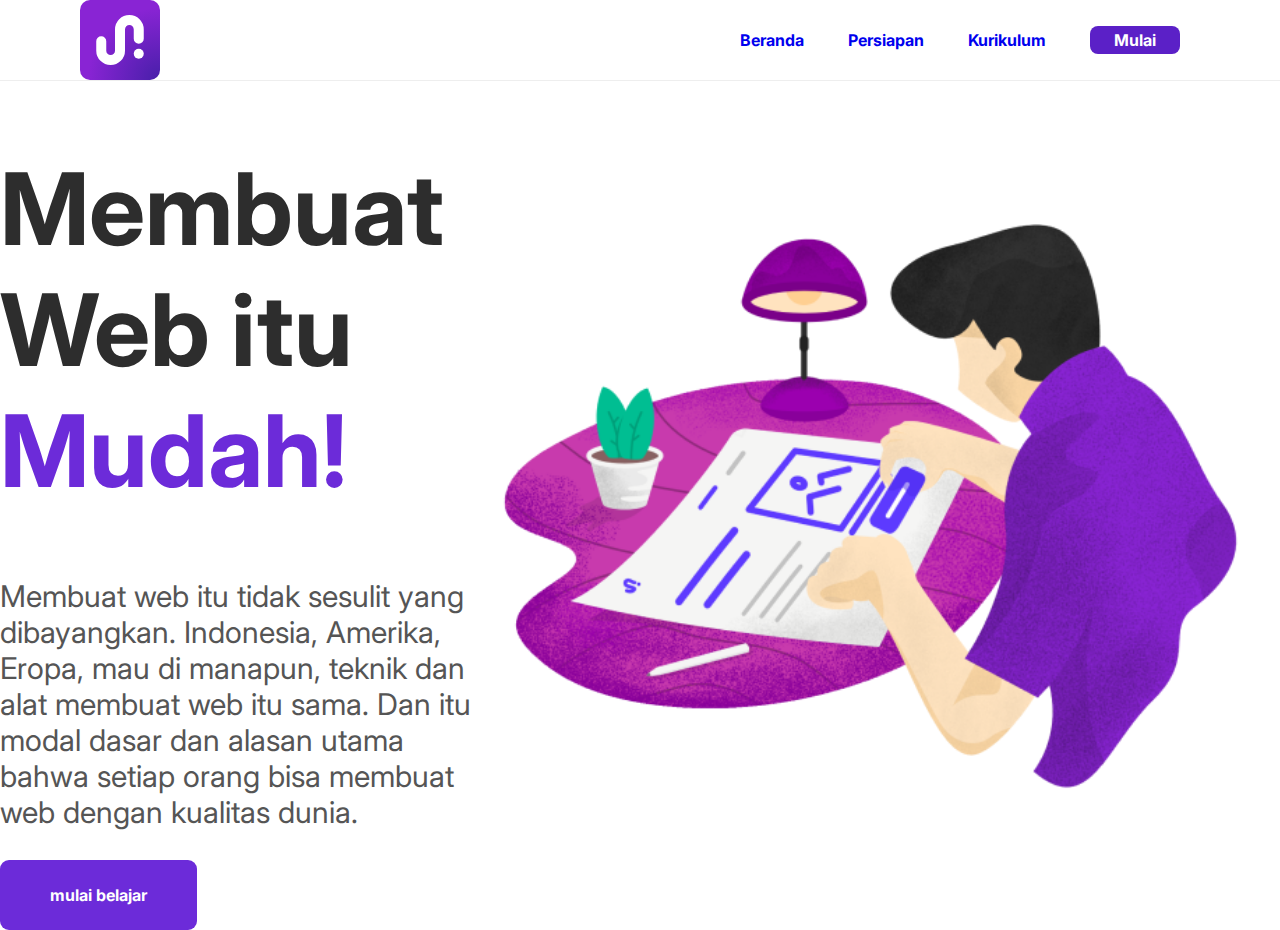
<file: index.html>
<!DOCTYPE html>
<html lang="id">

<head>
    <meta charset="UTF-8">
    <meta name="viewport" content="width=device-width, initial-scale=1.0">
    <title>Membuat Web Itu Mudah!</title>
    <link rel="stylesheet" href="css/theme.css">
    <link
        href="https://fonts.googleapis.com/css2?family=Fira+Code:wght@300..700&family=Google+Sans+Code:ital,wght@0,300..800;1,300..800&family=Inter:ital,opsz,wght@0,14..32,100..900;1,14..32,100..900&display=swap"
        rel="stylesheet">
</head>

<body>
    <header>
        <div class="container header-flex">
            <div>
                <img src="assets/logo-icon-normal.svg" alt="Logo">
            </div>
            <nav class="navigation">
                <a href="#">Beranda</a>
                <a href="#">Persiapan</a>
                <a href="#">Kurikulum</a>
                <a href="#" class="button">Mulai</a>
            </nav>
        </div>
    </header>
        <section class="hero">

            <div class="divbawah">
      <h1>Membuat Web itu <span>Mudah!</span></h1>
      <p>
        Membuat web itu tidak sesulit yang dibayangkan. Indonesia, Amerika, Eropa,
        mau di manapun, teknik dan alat membuat web itu sama. Dan itu modal dasar
        dan alasan utama bahwa setiap orang bisa membuat web dengan kualitas dunia.
      </p>
      <a href="#" class="buttonbwh">mulai belajar</a>
            </div>
            <div class="div2">
                <img style="height: 600px;;"src ="assets/img-hero.png" alt="">
            </div>
        </section>
    
</body>

</html>
</file>
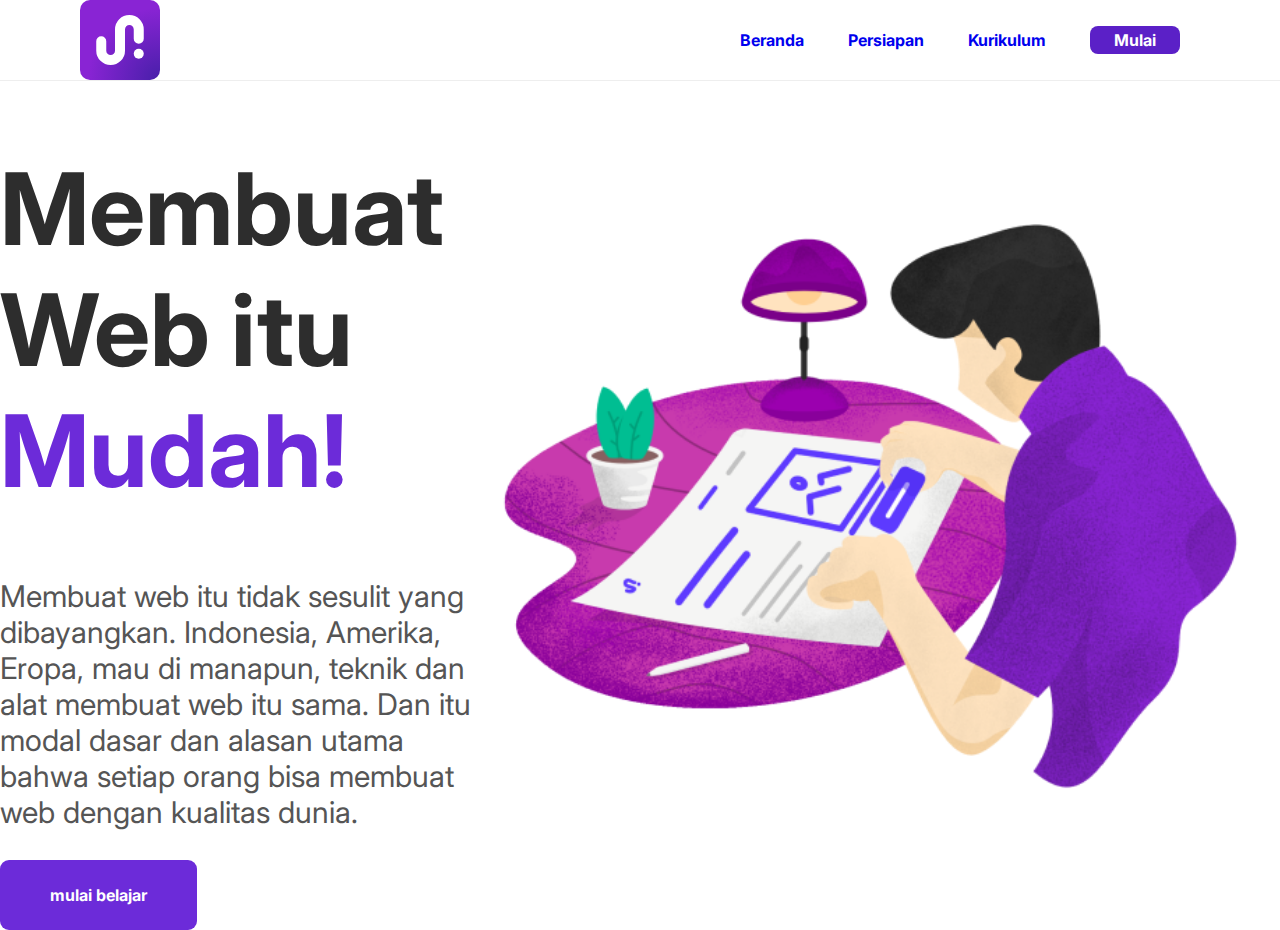
<file: page.html>
<!DOCTYPE html>
<html lang="id">

<head>
    <meta charset="UTF-8">
    <meta name="viewport" content="width=device-width, initial-scale=1.0">
    <title>Membuat Web Itu Mudah!</title>
    <link rel="stylesheet" href="css/theme.css">
    <link
        href="https://fonts.googleapis.com/css2?family=Fira+Code:wght@300..700&family=Google+Sans+Code:ital,wght@0,300..800;1,300..800&family=Inter:ital,opsz,wght@0,14..32,100..900;1,14..32,100..900&display=swap"
        rel="stylesheet">
</head>

<body>
    <header>
        <div class="container header-flex">
            <div>
                <img src="assets/logo-icon-normal.svg" alt="Logo">
            </div>
            <nav class="navigation">
                <a href="#">Beranda</a>
                <a href="#">Persiapan</a>
                <a href="#">Kurikulum</a>
                <a href="#" class="button">Mulai</a>
            </nav>
        </div>
    </header>
        <section class="hero">

            <div class="divbawah">
      <h1>Membuat Web itu <span>Mudah!</span></h1>
      <p>
        Membuat web itu tidak sesulit yang dibayangkan. Indonesia, Amerika, Eropa,
        mau di manapun, teknik dan alat membuat web itu sama. Dan itu modal dasar
        dan alasan utama bahwa setiap orang bisa membuat web dengan kualitas dunia.
      </p>
      <a href="#" class="buttonbwh">mulai belajar</a>
            </div>
            <div class="div2">
                <img style="height: 600px;;"src ="assets/img-hero.png" alt="">
            </div>
        </section>
    
</body>

</html>
</file>
<file: css/theme.css>
html,body {
    font-family: "Inter", Arial;
    margin: 0;
}

img {
    display: block;
}

.container {
    max-width: 1120px;
    margin: 0 auto;
}

header {
     border-bottom: 1px solid #eee;
}

.header-flex {
    display: flex;
    justify-content: space-between;
    align-items: center;
}

.header-flex img{
    width: 80px;
    height: 80px;
}

.navigation a {
    text-decoration: none;
    font-weight: bold;
    margin: 0 20px;
}

.button {
    background-color: #5B20C7;
    color: #fff;
    border-radius: 8px;
    padding: 4px 24px;
}

.divbawah{
    max-width: 700px;
}

.divbawah h1{
    font-size: 100px;
    color: #2d2d2d;
}

.divbawah h1 span{
    color:  #6c2bd9;
}

.divbawah p{
    font-size: 30px;
    color: #555;
    margin-top: 20px;
}

.buttonbwh {
      padding: 25px 50px;
      background-color: #6c2bd9;
      color: white;
      text-decoration: none;
      font-weight: bold;
      border-radius: 9px;
      transition: transform 0,5 ease;
      cursor: pointer;
      display: inline-block;
}

.buttonbwh:hover{
    transform: scale(1.1)
}


.hero 
     {
      max-width: 1300px;
      display: flex;
      align-items: center;
      justify-content:space-between ;
      margin: auto;
}

.div2{
    margin-right: 30px;
}


@media (max-width: 768px) {
  .header-flex {
    flex-direction: row;
    justify-content: space-between;
    align-items: center;
    padding: 10px 20px;
  }

  .header-flex img {
    width: 60px;
    height: 60px;
  }

  .navigation {
    display: flex;
    flex-wrap: wrap;
    justify-content: flex-end;
  }

  .navigation a {
    margin: 5px 10px;
    font-size: 14px;
  }

  .navigation .button {
    padding: 4px 16px;
    font-size: 14px;
  }

  .hero {
    flex-direction: column;
    align-items: center;
    padding: 20px;
    margin-left: 0;
    text-align: center;
  }

  .divbawah {
    max-width: 100%;
    margin-bottom: 30px;
  }

  .divbawah h1 {
    font-size: 45px;
  }

  .divbawah p {
    font-size: 18px;
  }

  .buttonbwh {
    padding: 15px 30px;
    font-size: 16px;
  }

  .div2 img {
    width: 100%;
    height: auto;
  }

  .div2 {
    margin-right: 0;
  }
}
</file>
